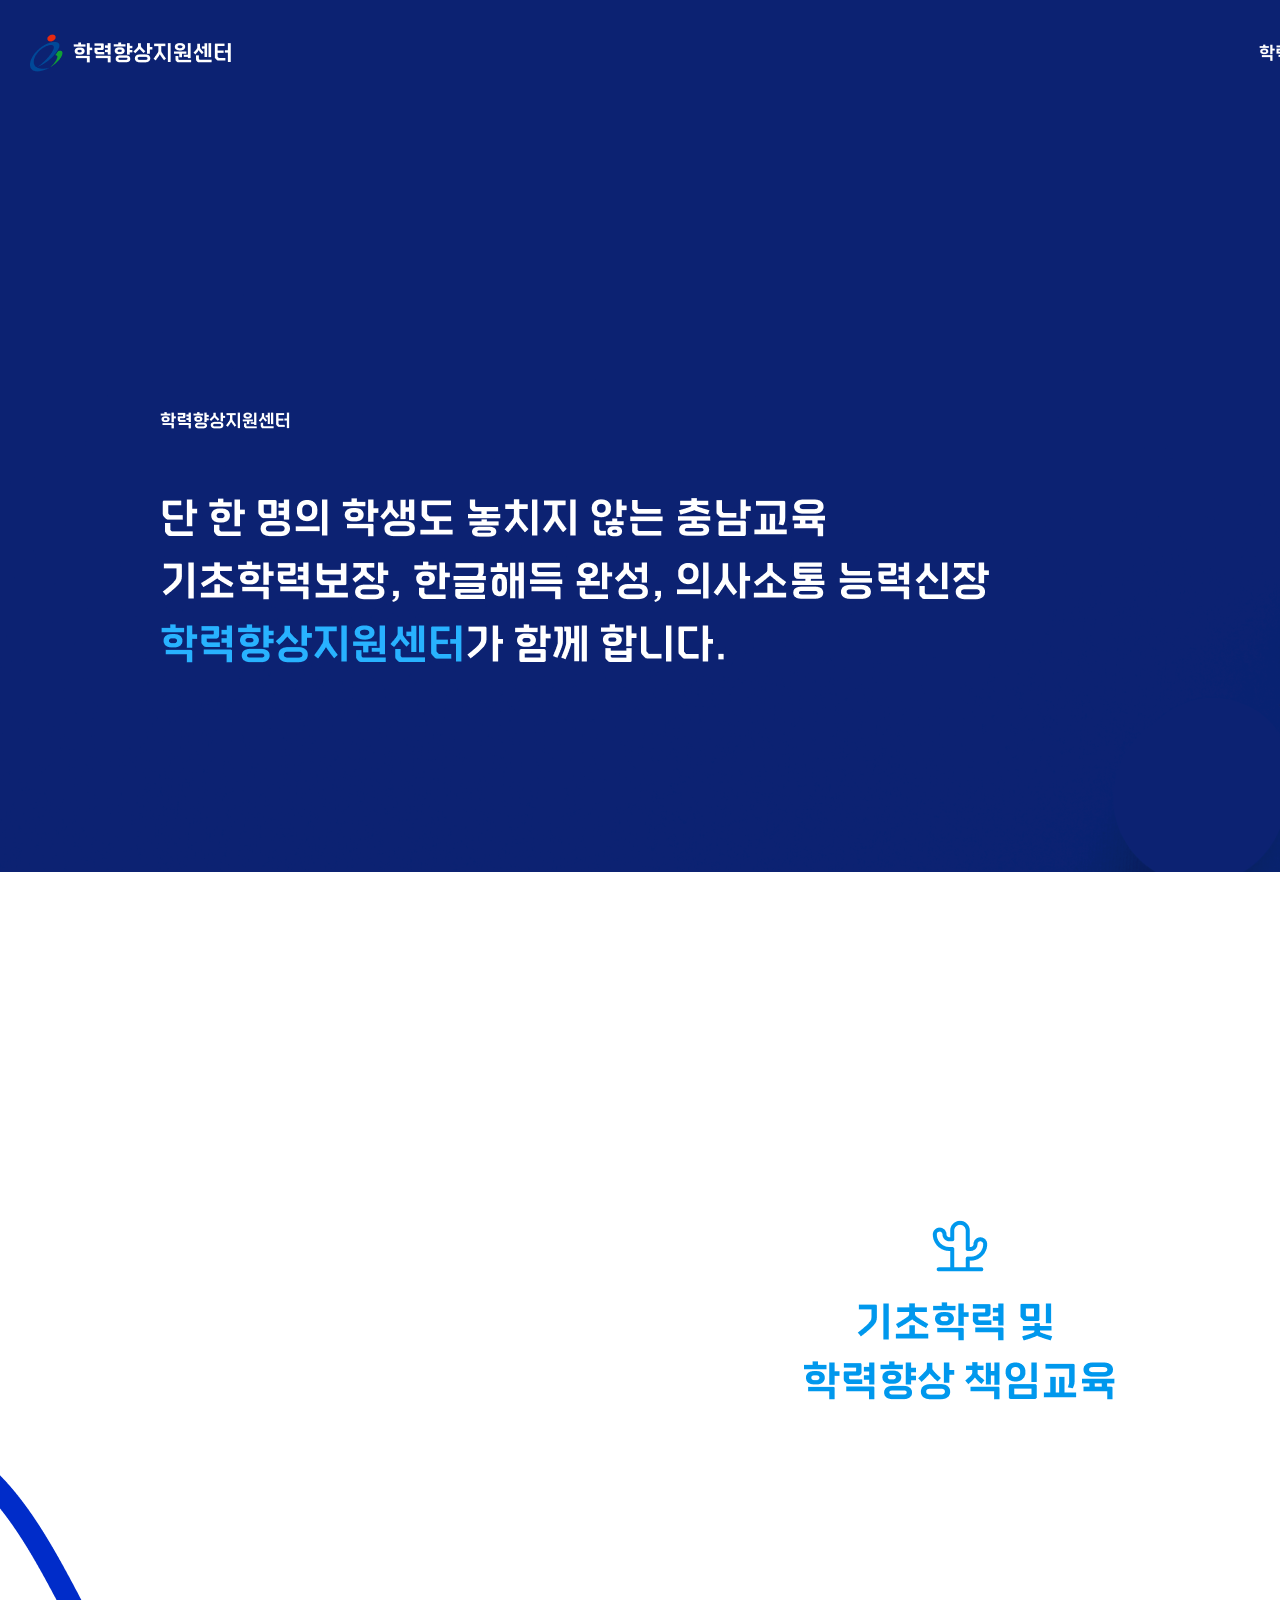
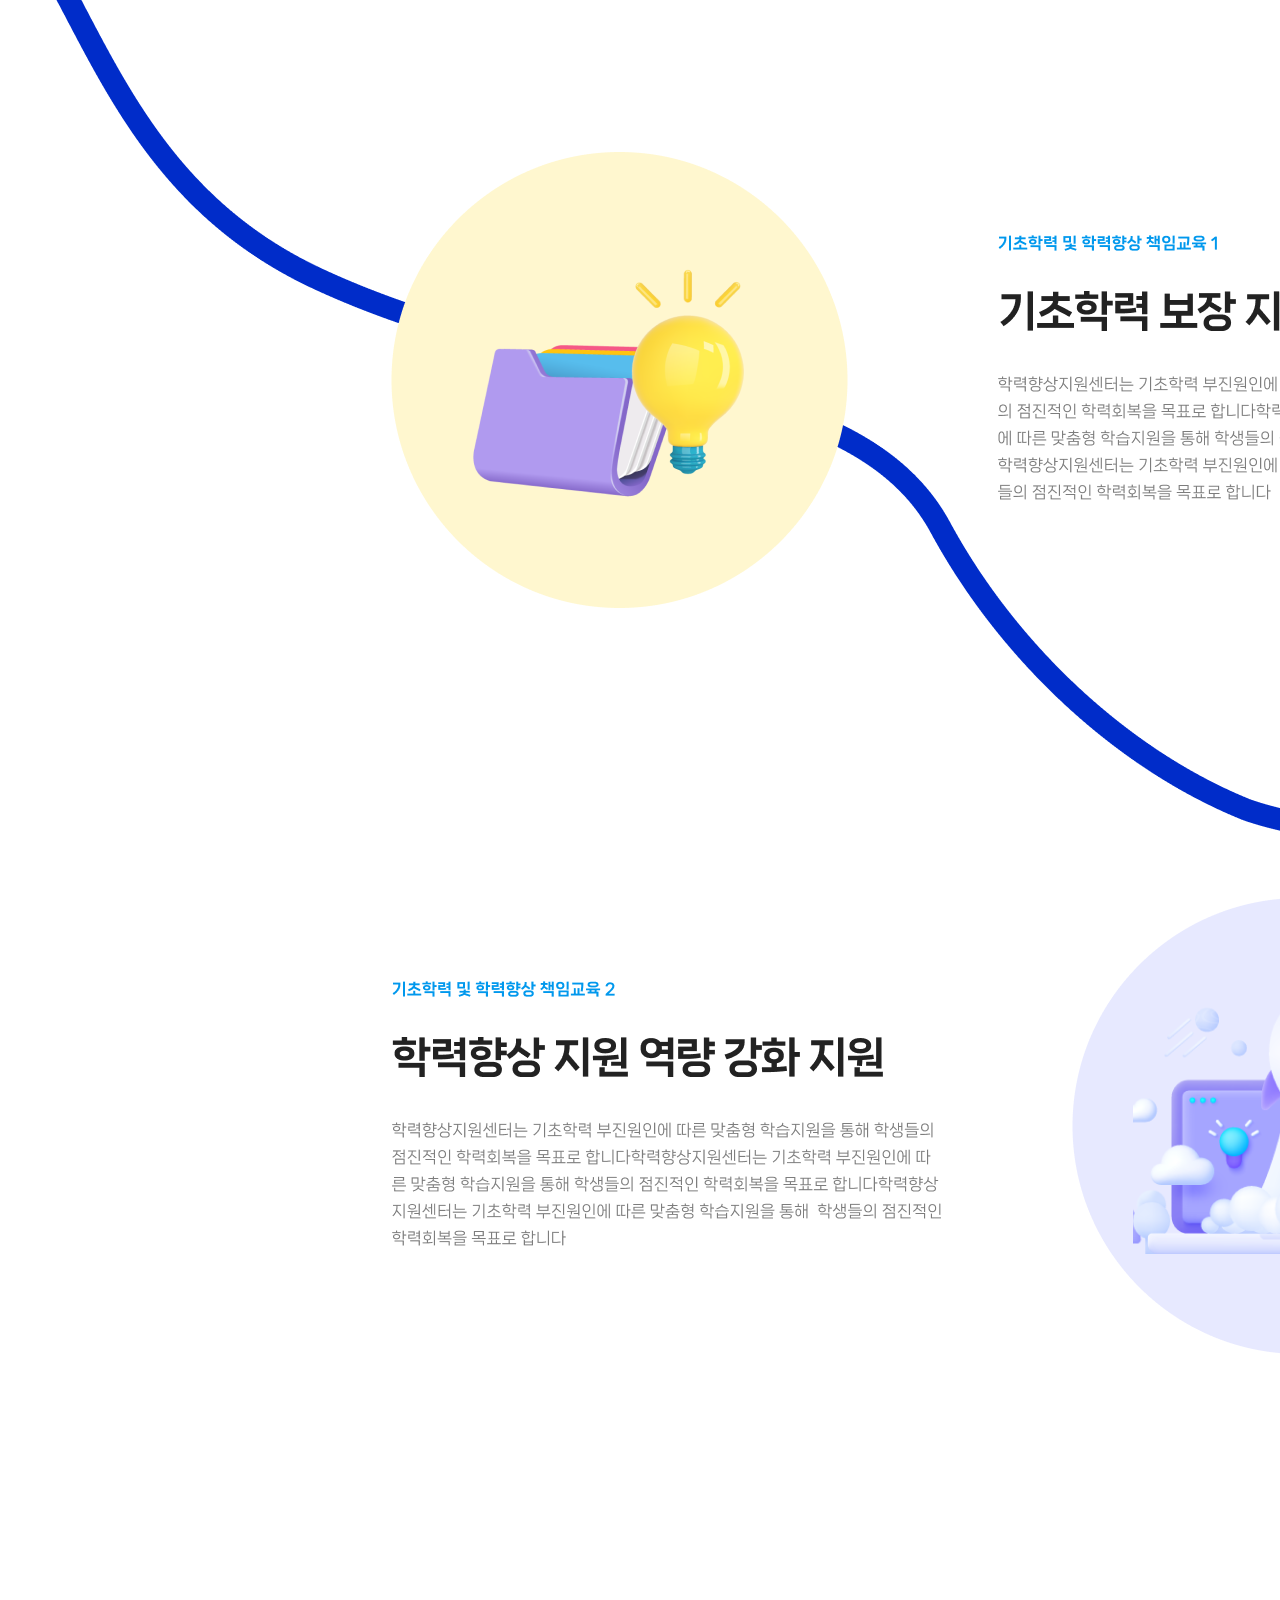
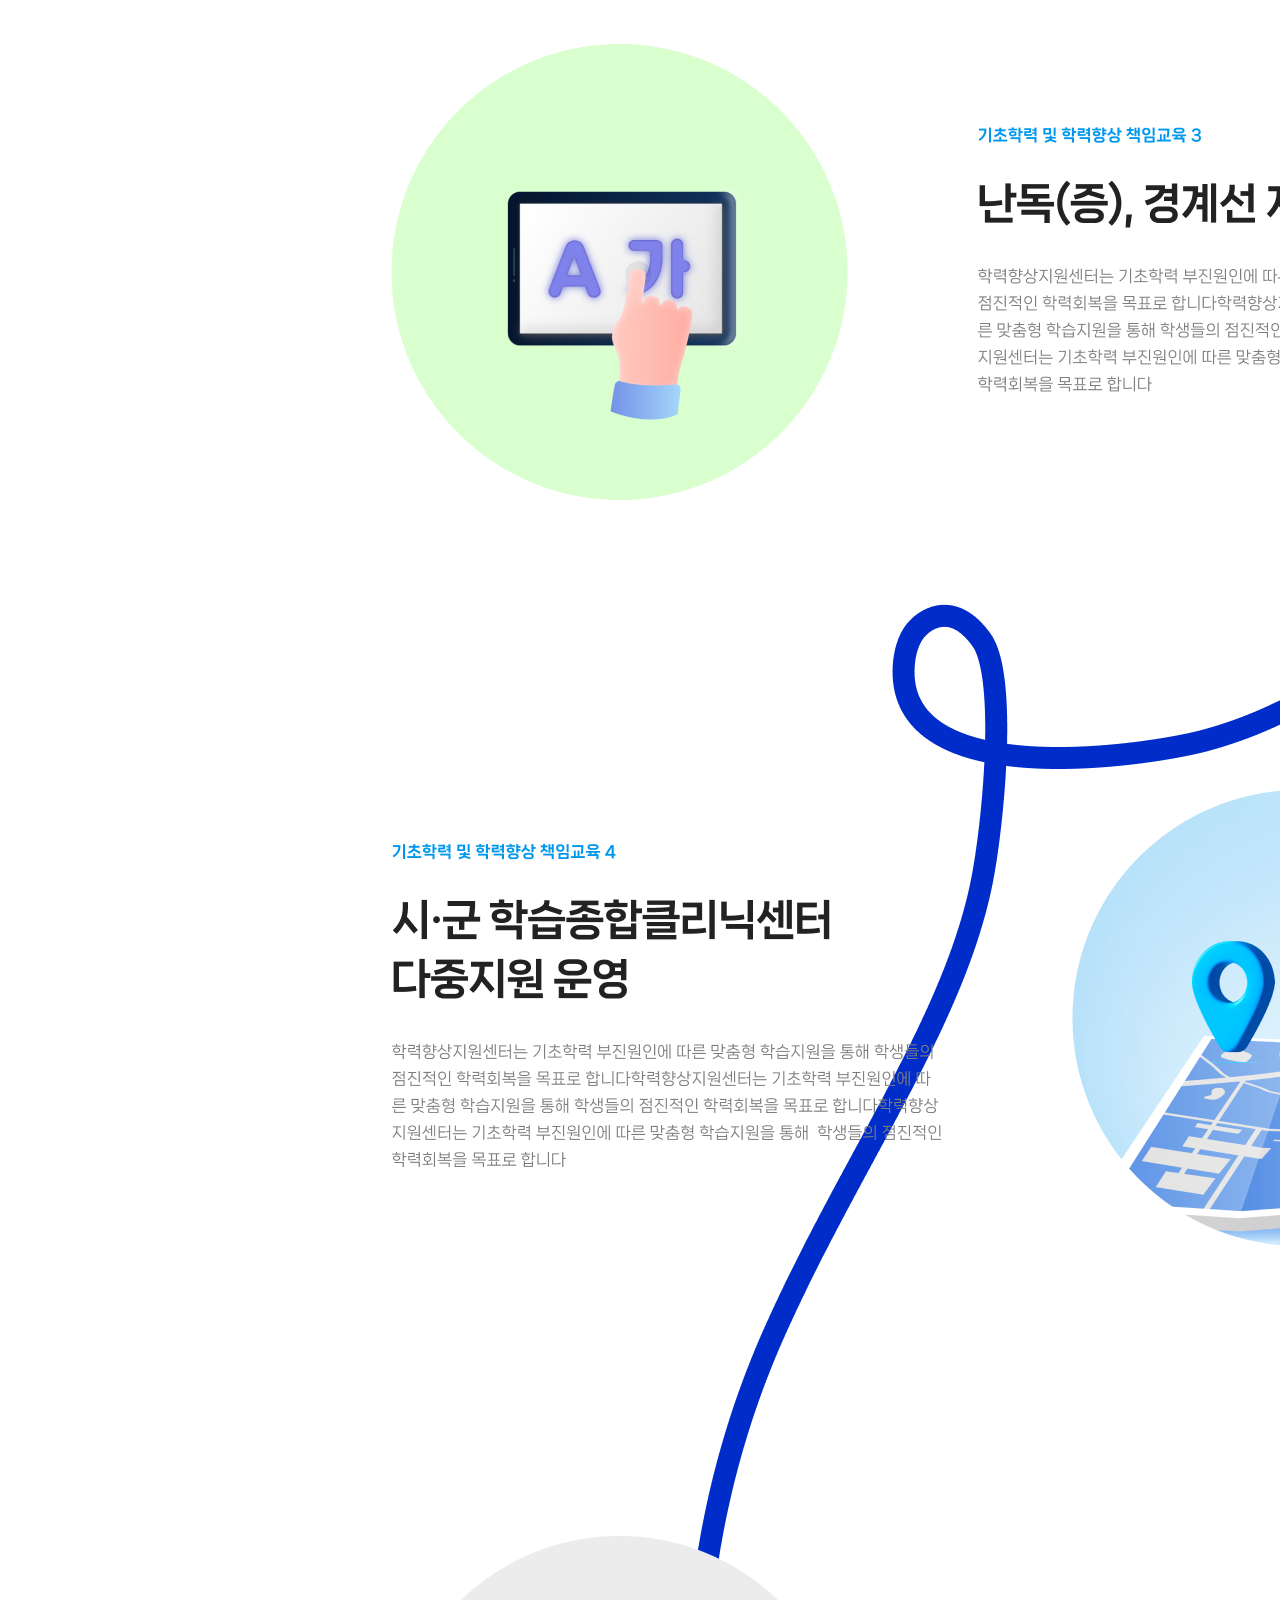
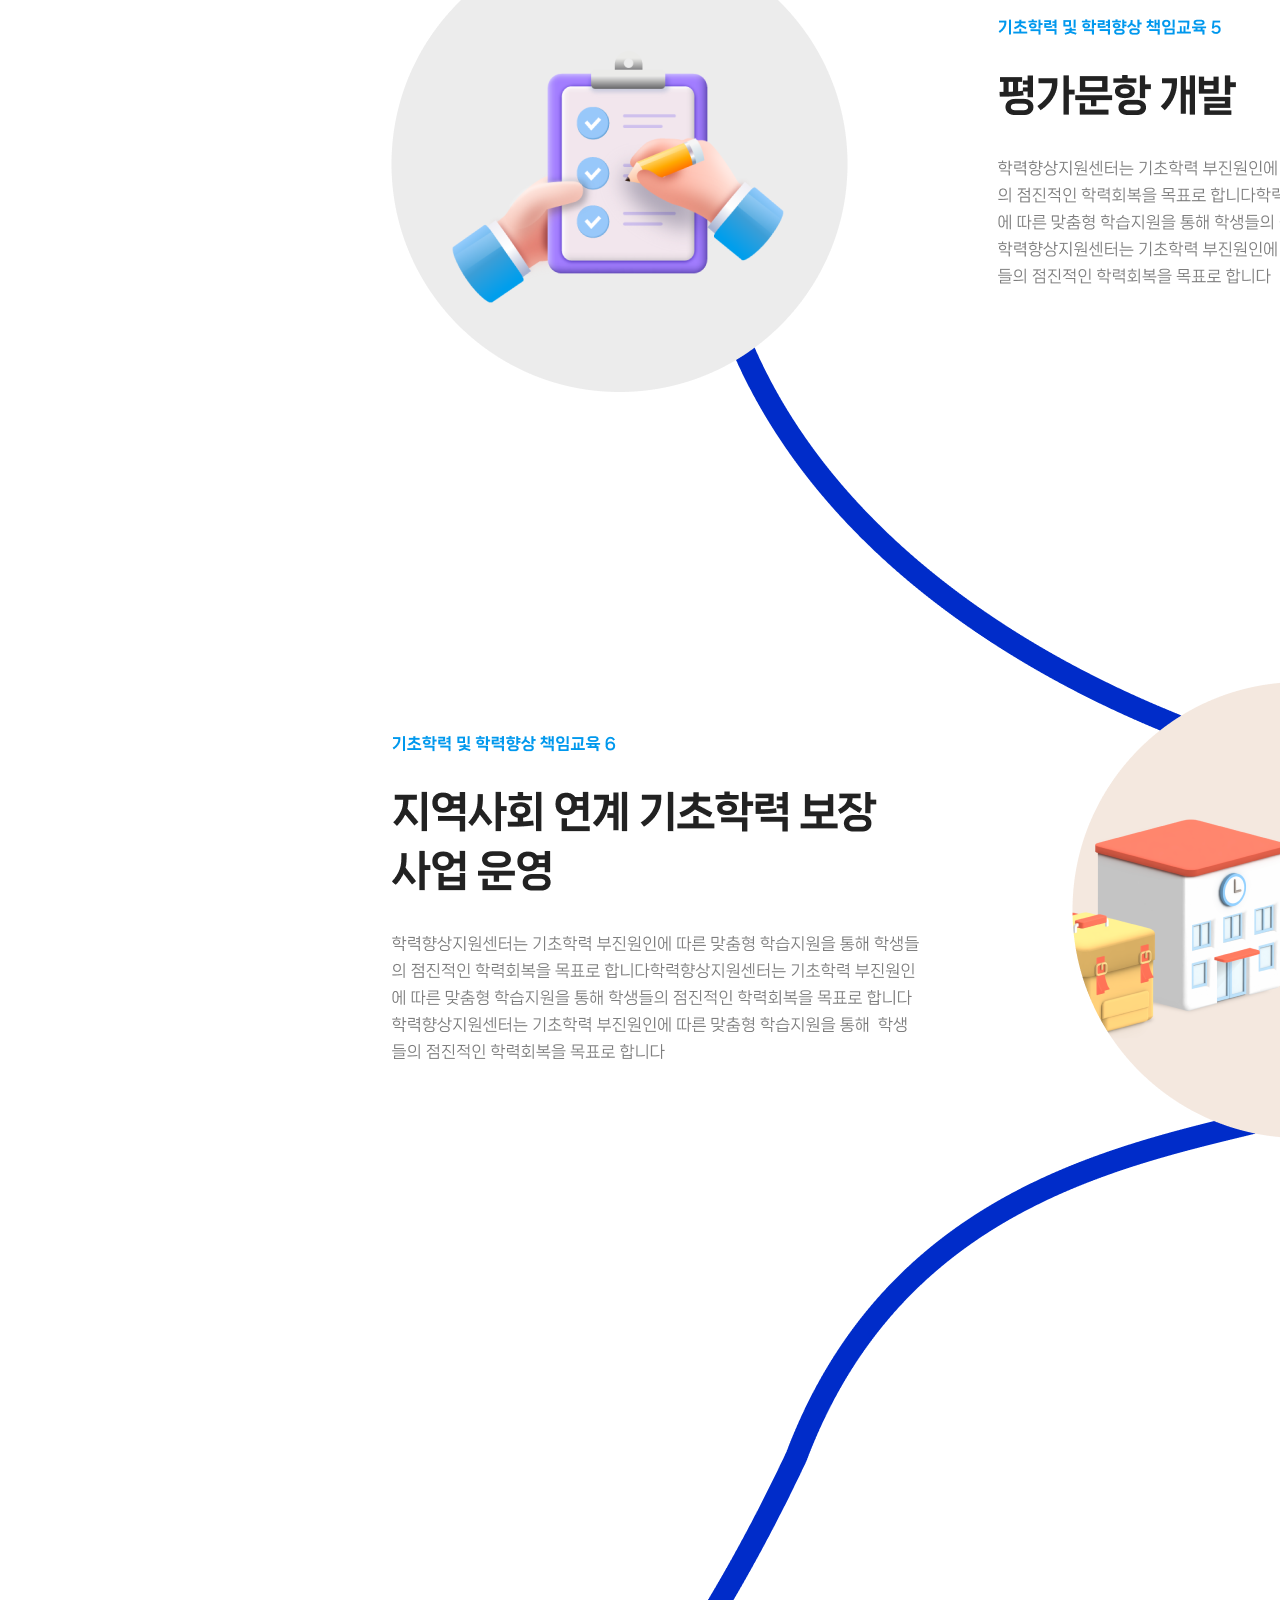
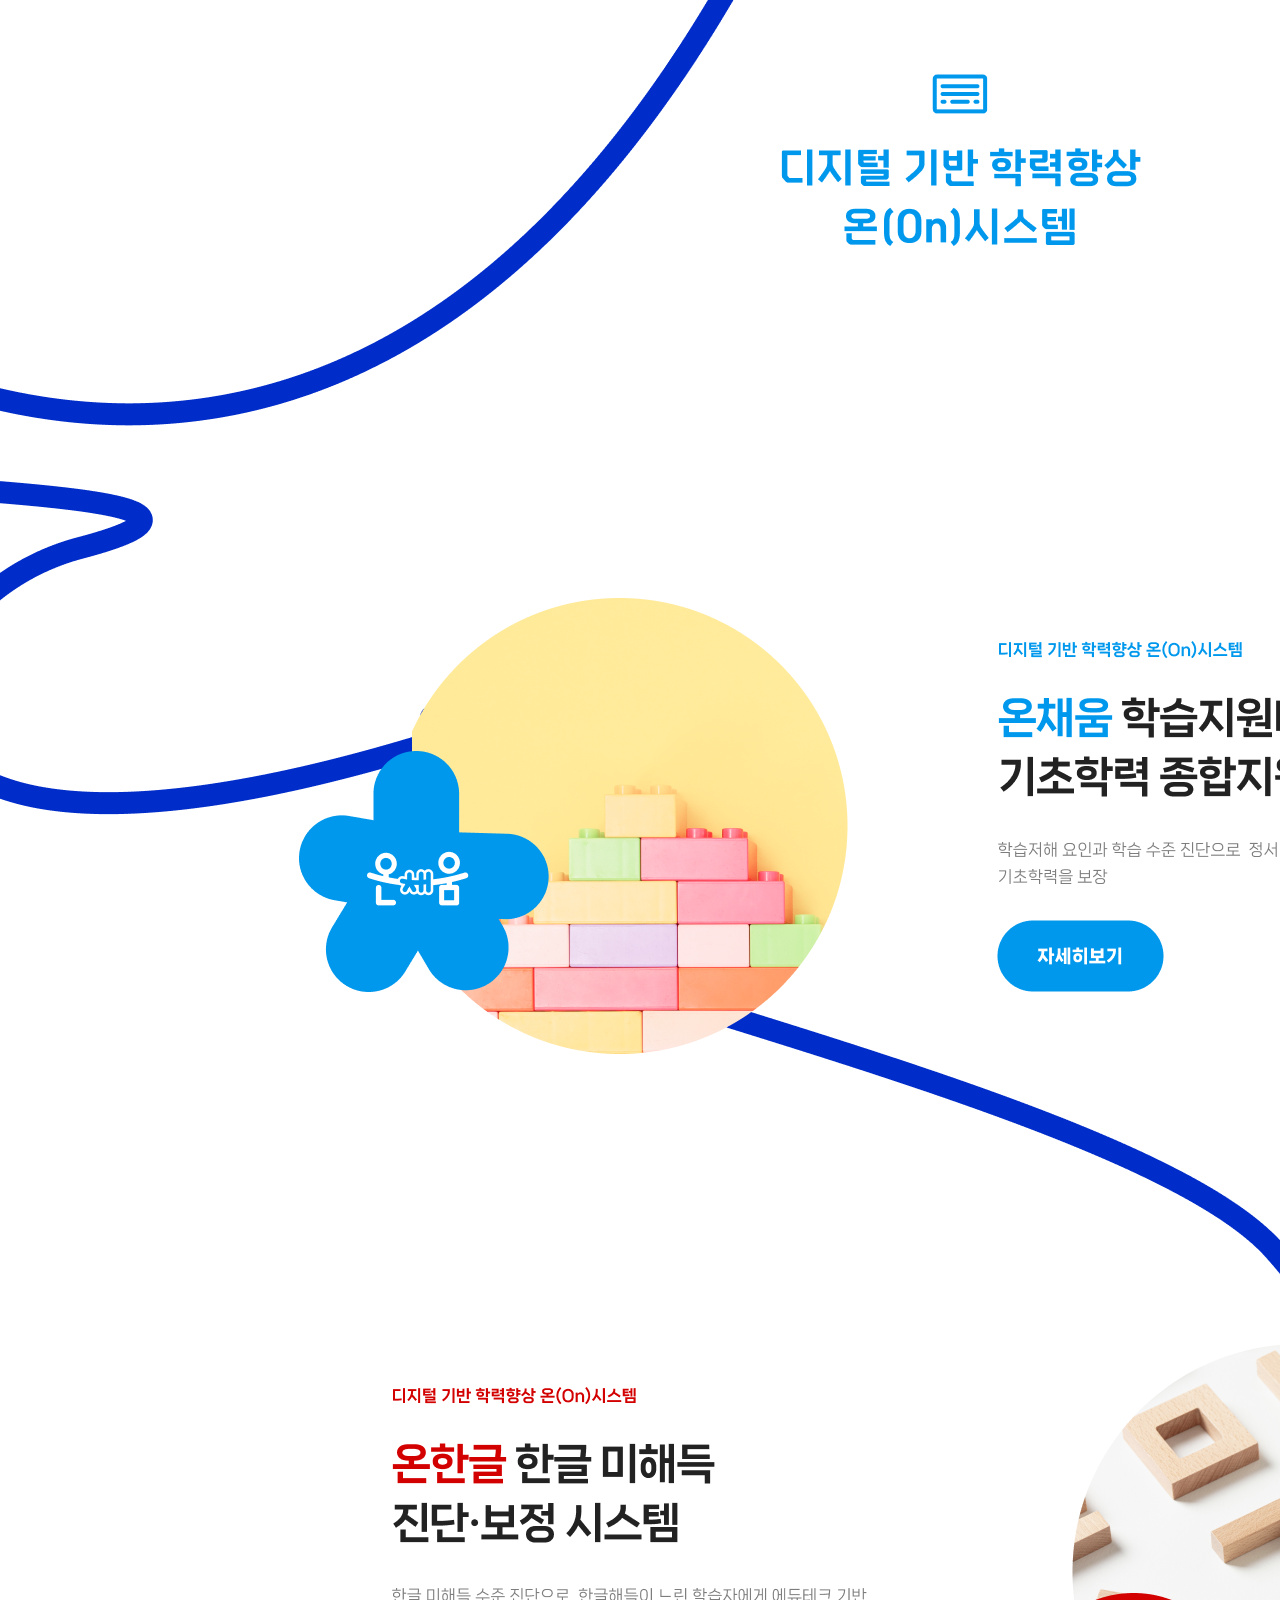
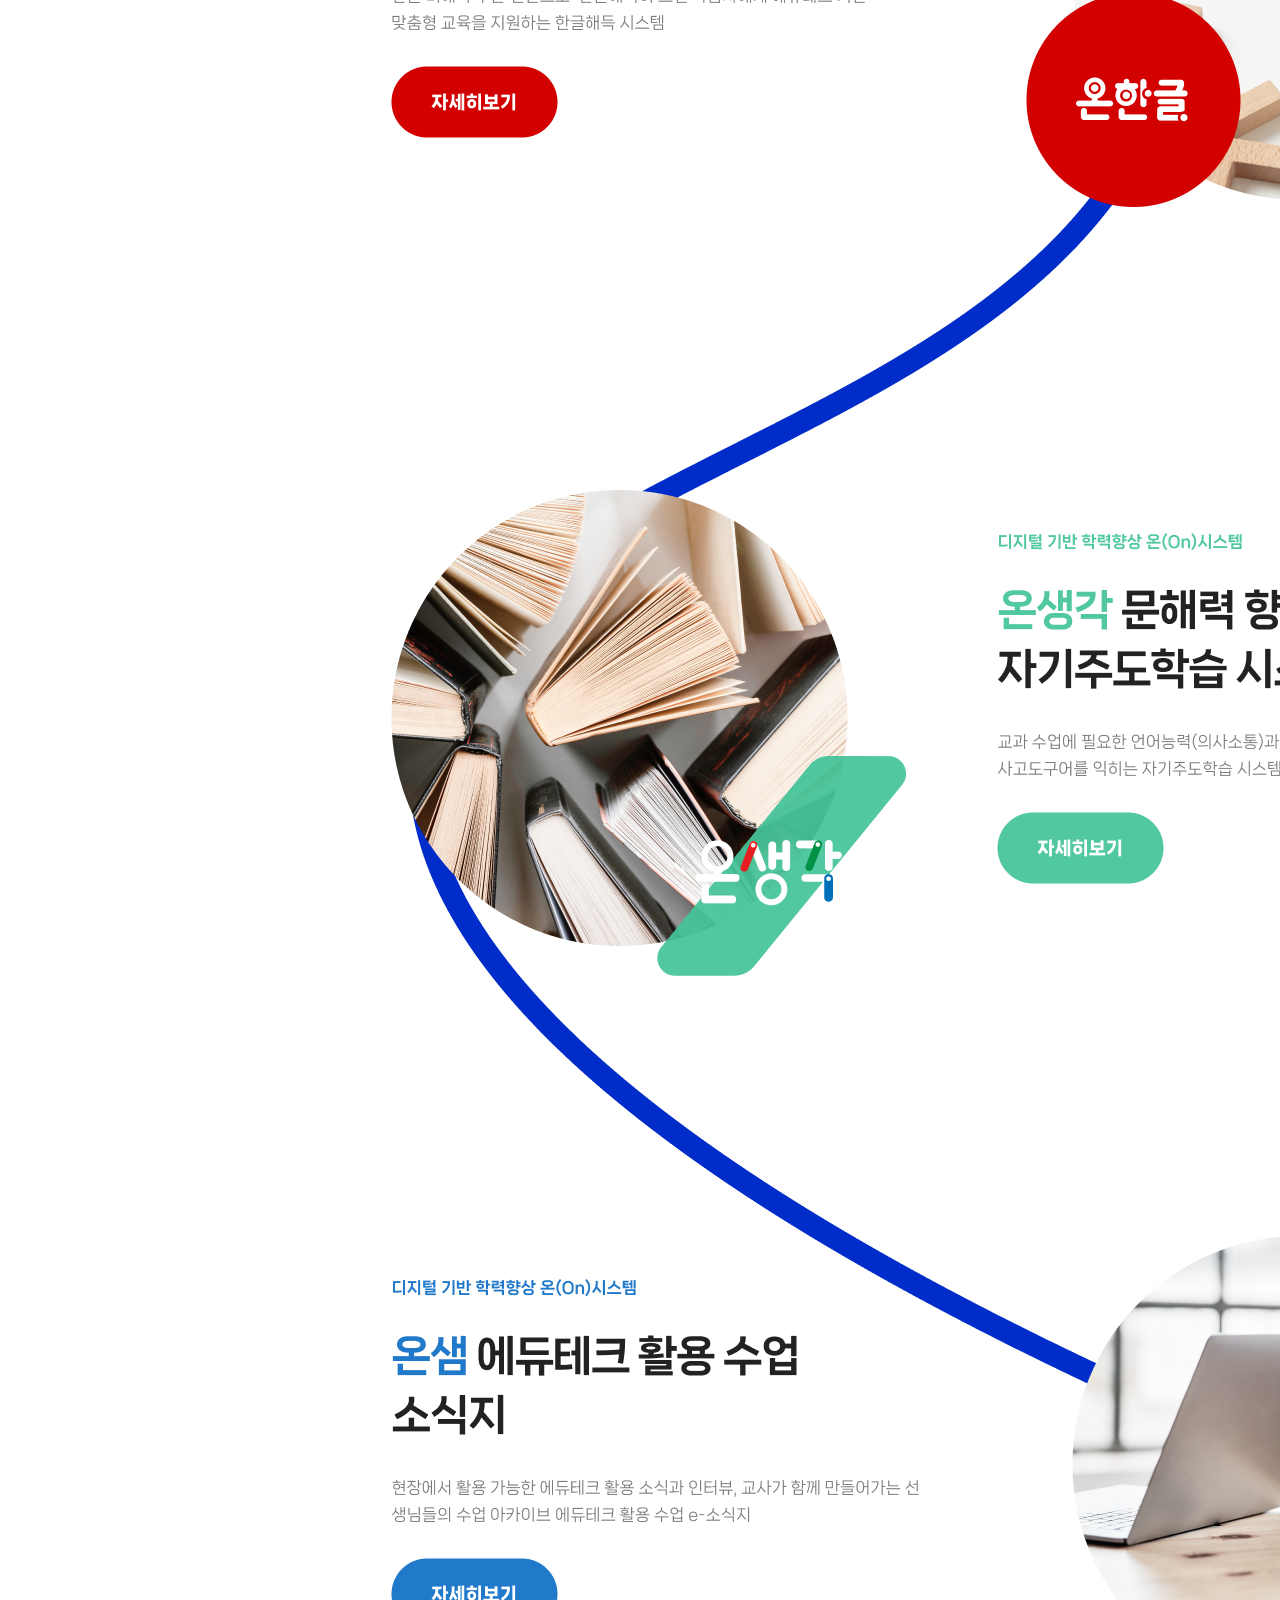
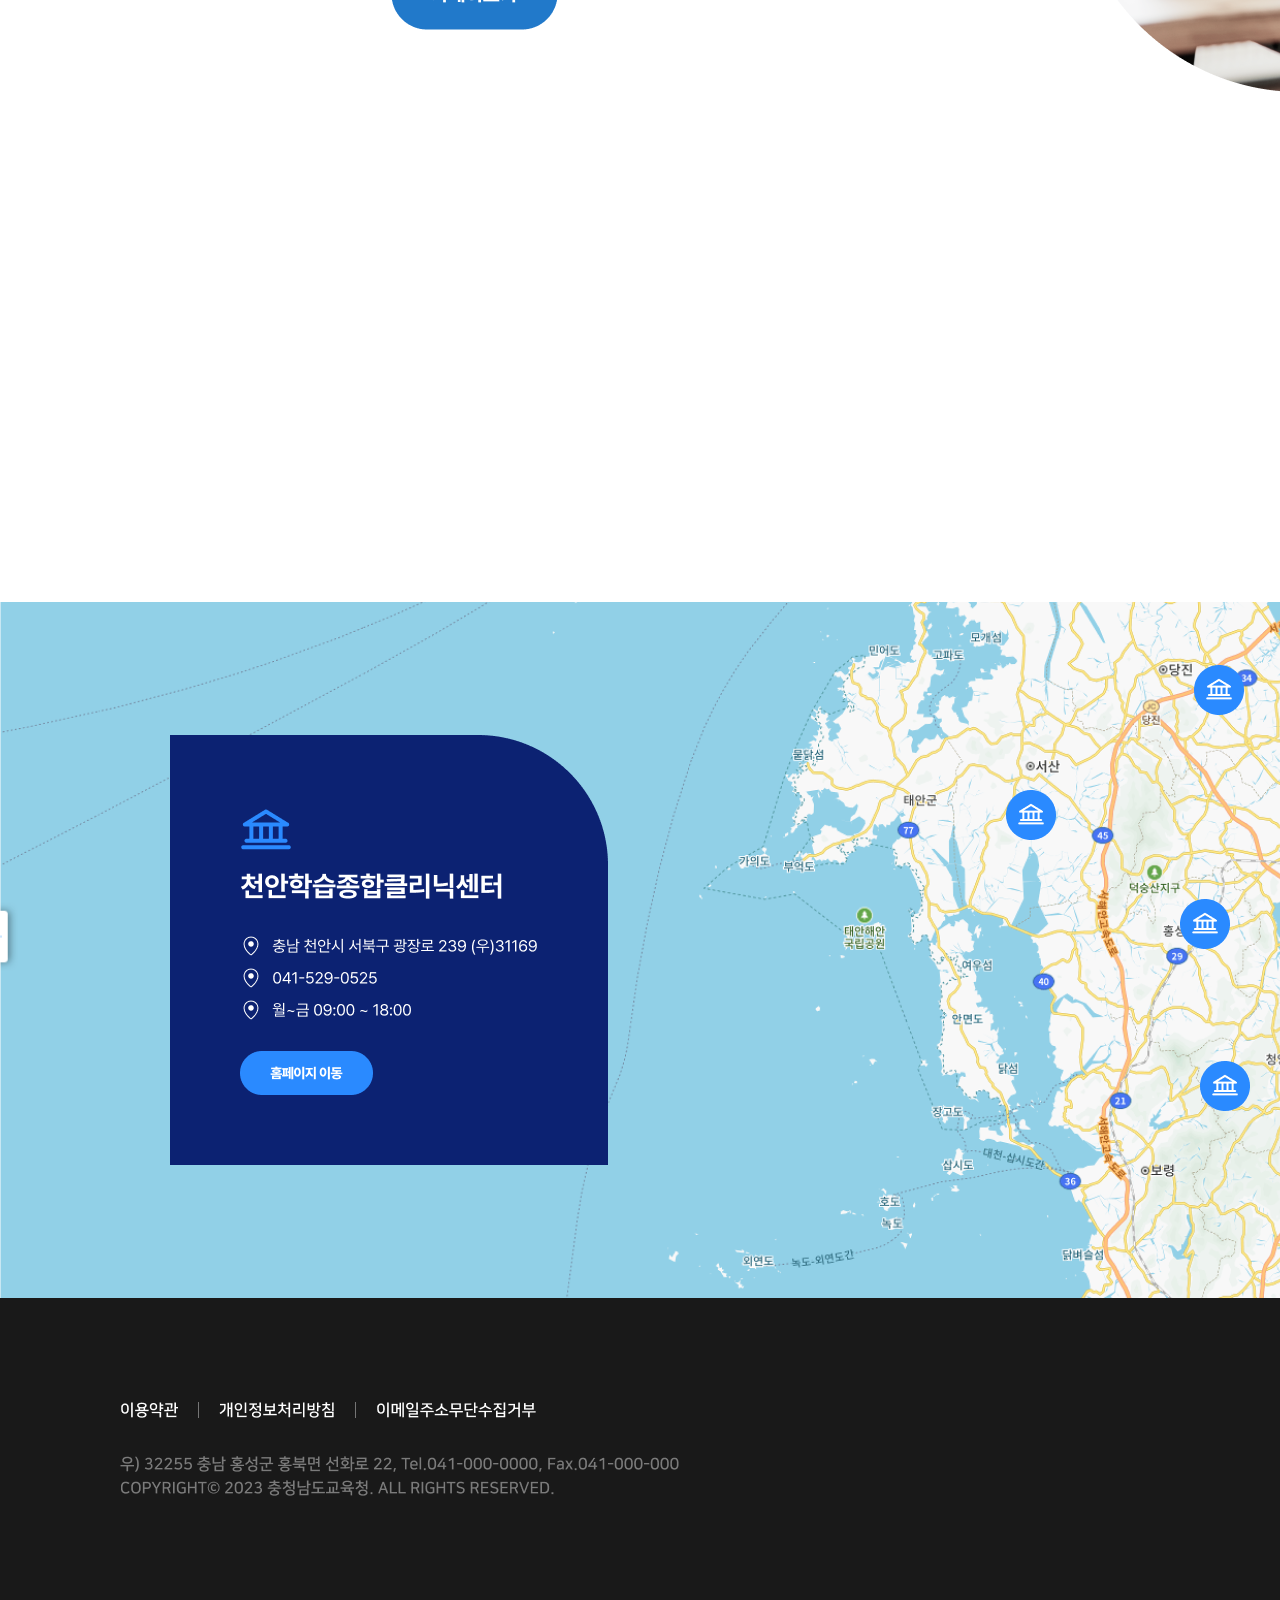
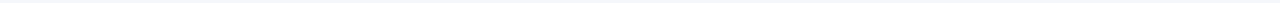
<file: sub1.html>
<!DOCTYPE html>
<html lang="ko">
<head>
    <meta charset="UTF-8">
    <meta http-equiv="X-UA-Compatible" content="IE=edge">
    <meta name="viewport" content="width=device-width, initial-scale=1.0">
    <title>sub_학력향상지원센터</title>

    <link rel="stylesheet" href="/css/common.css">
    <script type="text/javascript" src="/js/jquery-3.6.0.min.js"></script>
    <script type="text/javascript" src="/js/jquery-latest.min.js"></script>
    <script type="text/javascript" src="/js/include.js"></script>
</head>

<body>
<div class="wrap">
<img src="images/sub01.png" usemap="#image-map">

<map name="image-map">
    <area target="_parent" alt="intro" title="intro" href="index.html" coords="24,26,249,83" shape="rect">
</map>
</body>
</html>
</file>
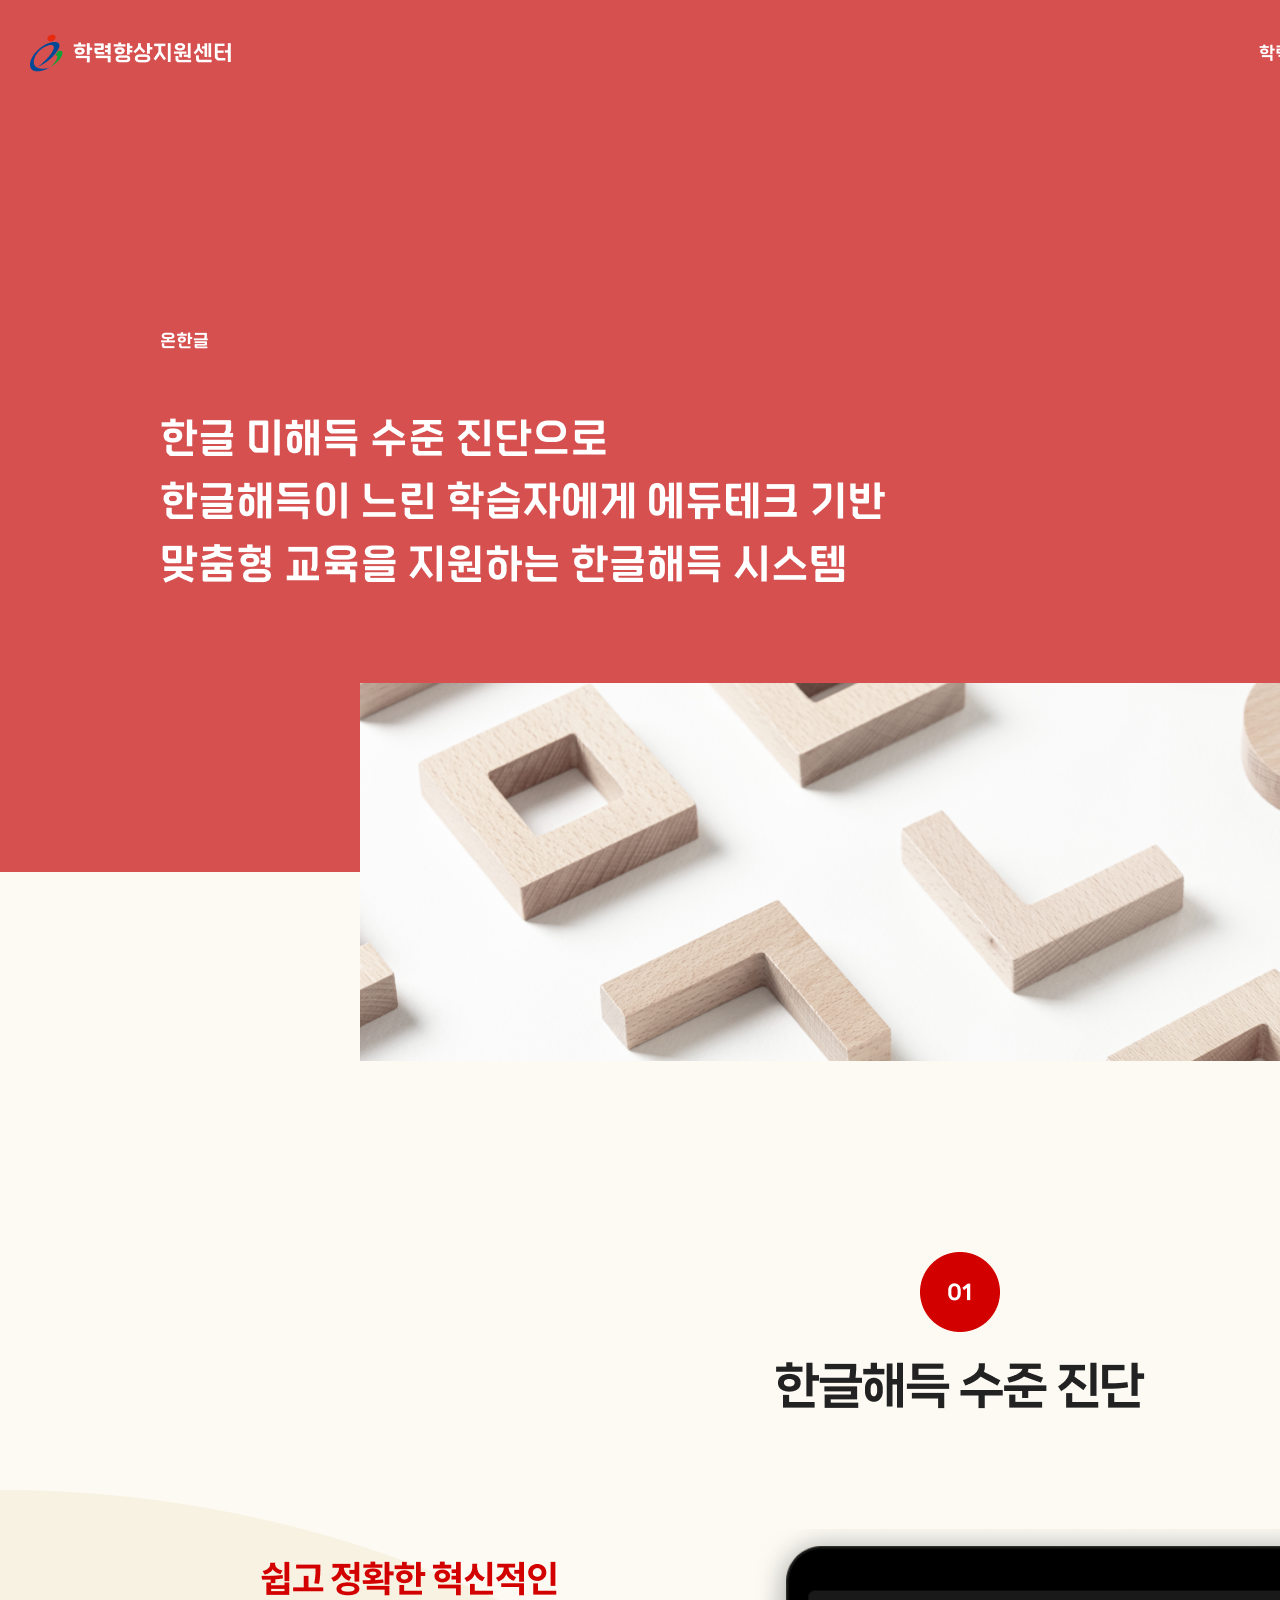
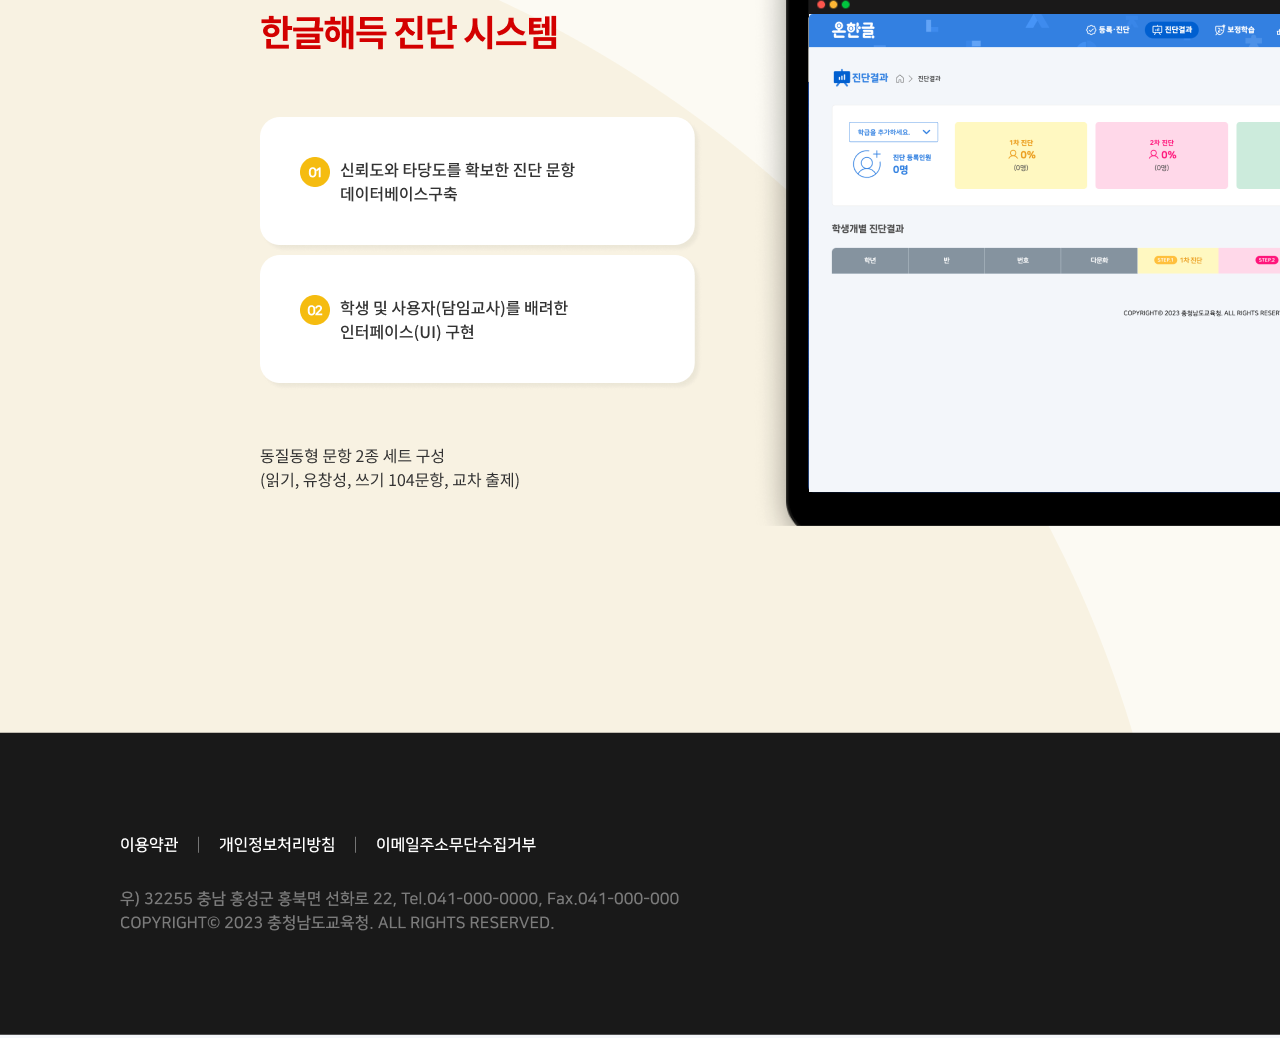
<file: sub3.html>
<!DOCTYPE html>
<html lang="ko">
<head>
    <meta charset="UTF-8">
    <meta http-equiv="X-UA-Compatible" content="IE=edge">
    <meta name="viewport" content="width=device-width, initial-scale=1.0">
    <title>sub_학력향상지원센터</title>

    <link rel="stylesheet" href="/css/common.css">
    <script type="text/javascript" src="/js/jquery-3.6.0.min.js"></script>
    <script type="text/javascript" src="/js/jquery-latest.min.js"></script>
    <script type="text/javascript" src="/js/include.js"></script>
</head>

<body>
<div class="wrap">
<img src="images/sub03.png" usemap="#image-map">

<map name="image-map">
    <area target="_parent" alt="intro" title="intro" href="index.html" coords="24,26,249,83" shape="rect">
    <area target="_parent" alt="s_학력향상지원센터" title="s_학력향상지원센터" href="sub1.html" coords="1245,26,1403,79" shape="0">
    <area target="_parent" alt="s_온한글" title="s_온한글" href="sub3.html" coords="1537,28,1627,79" shape="0">
    <area target="_parent" alt="s_온생각" title="s_온생각" href="sub4.html" coords="1644,27,1735,80" shape="0">
</map>
</body>
</html>
</file>
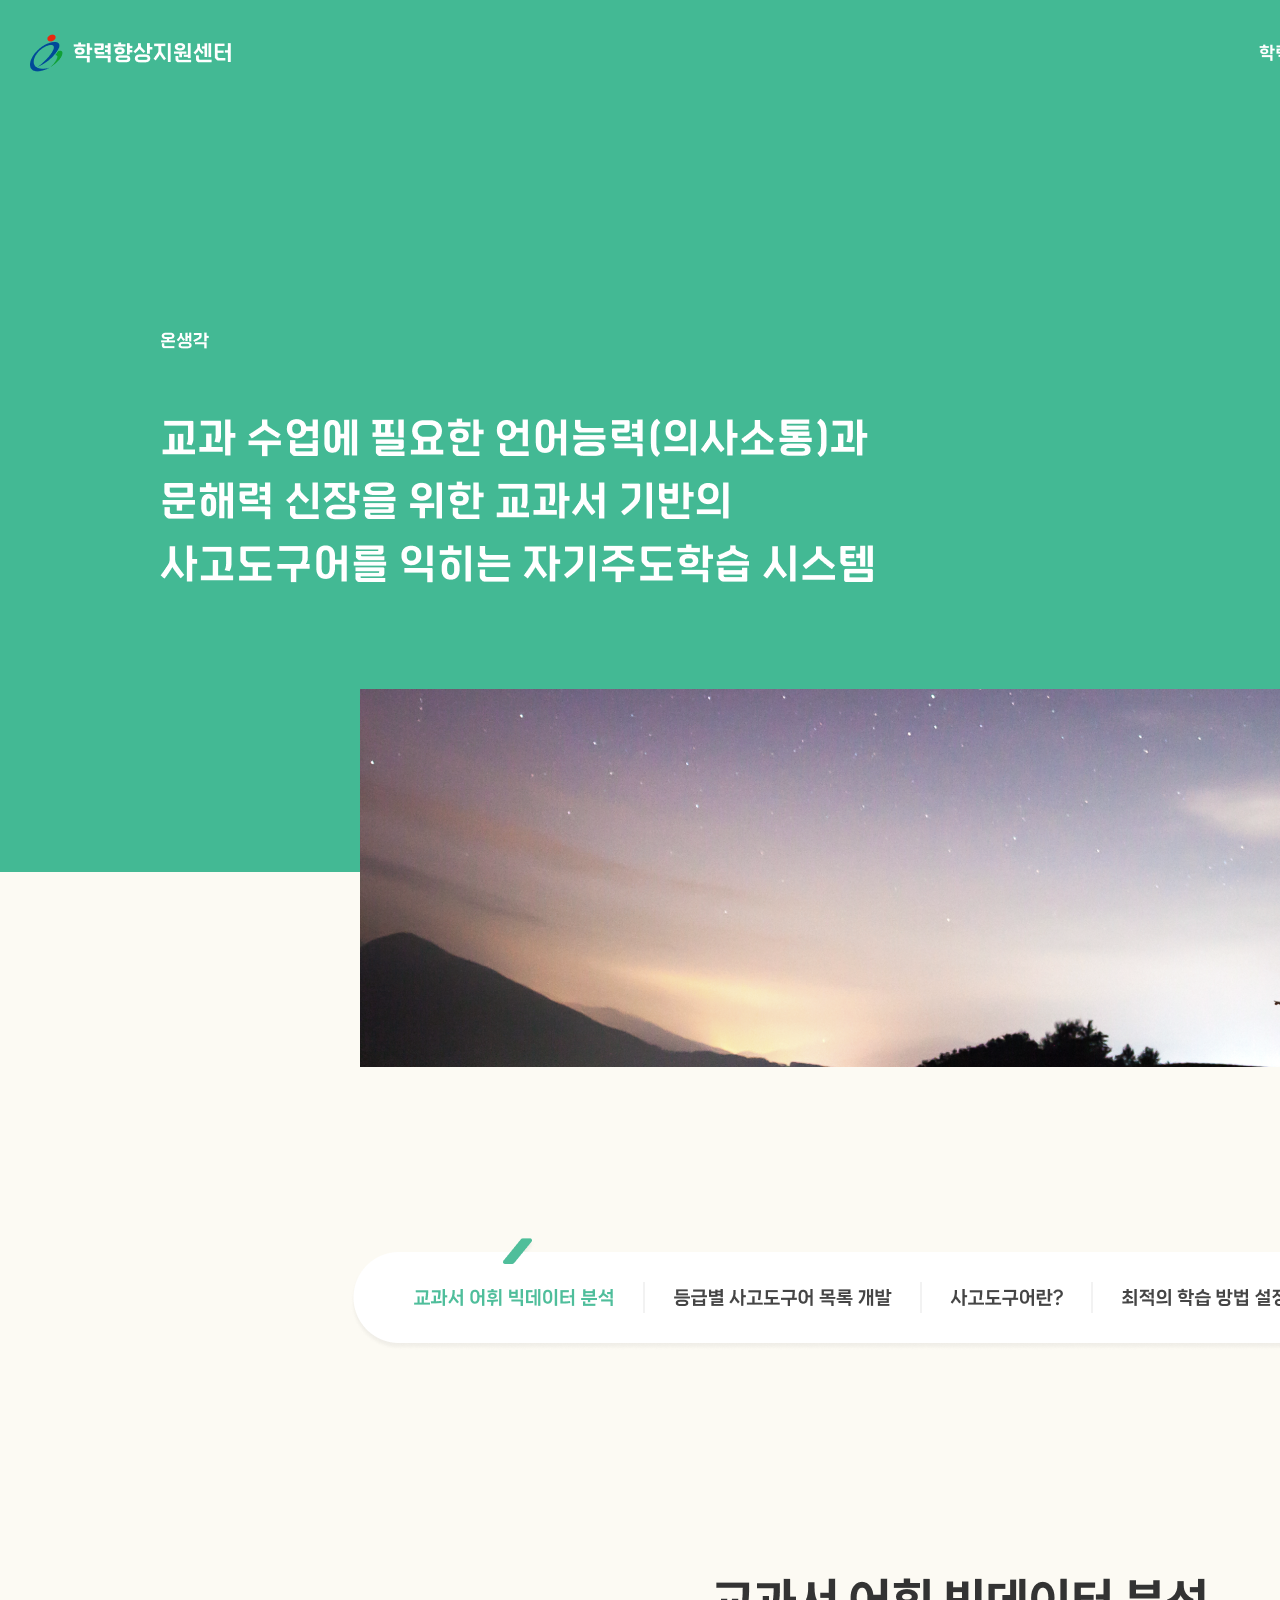
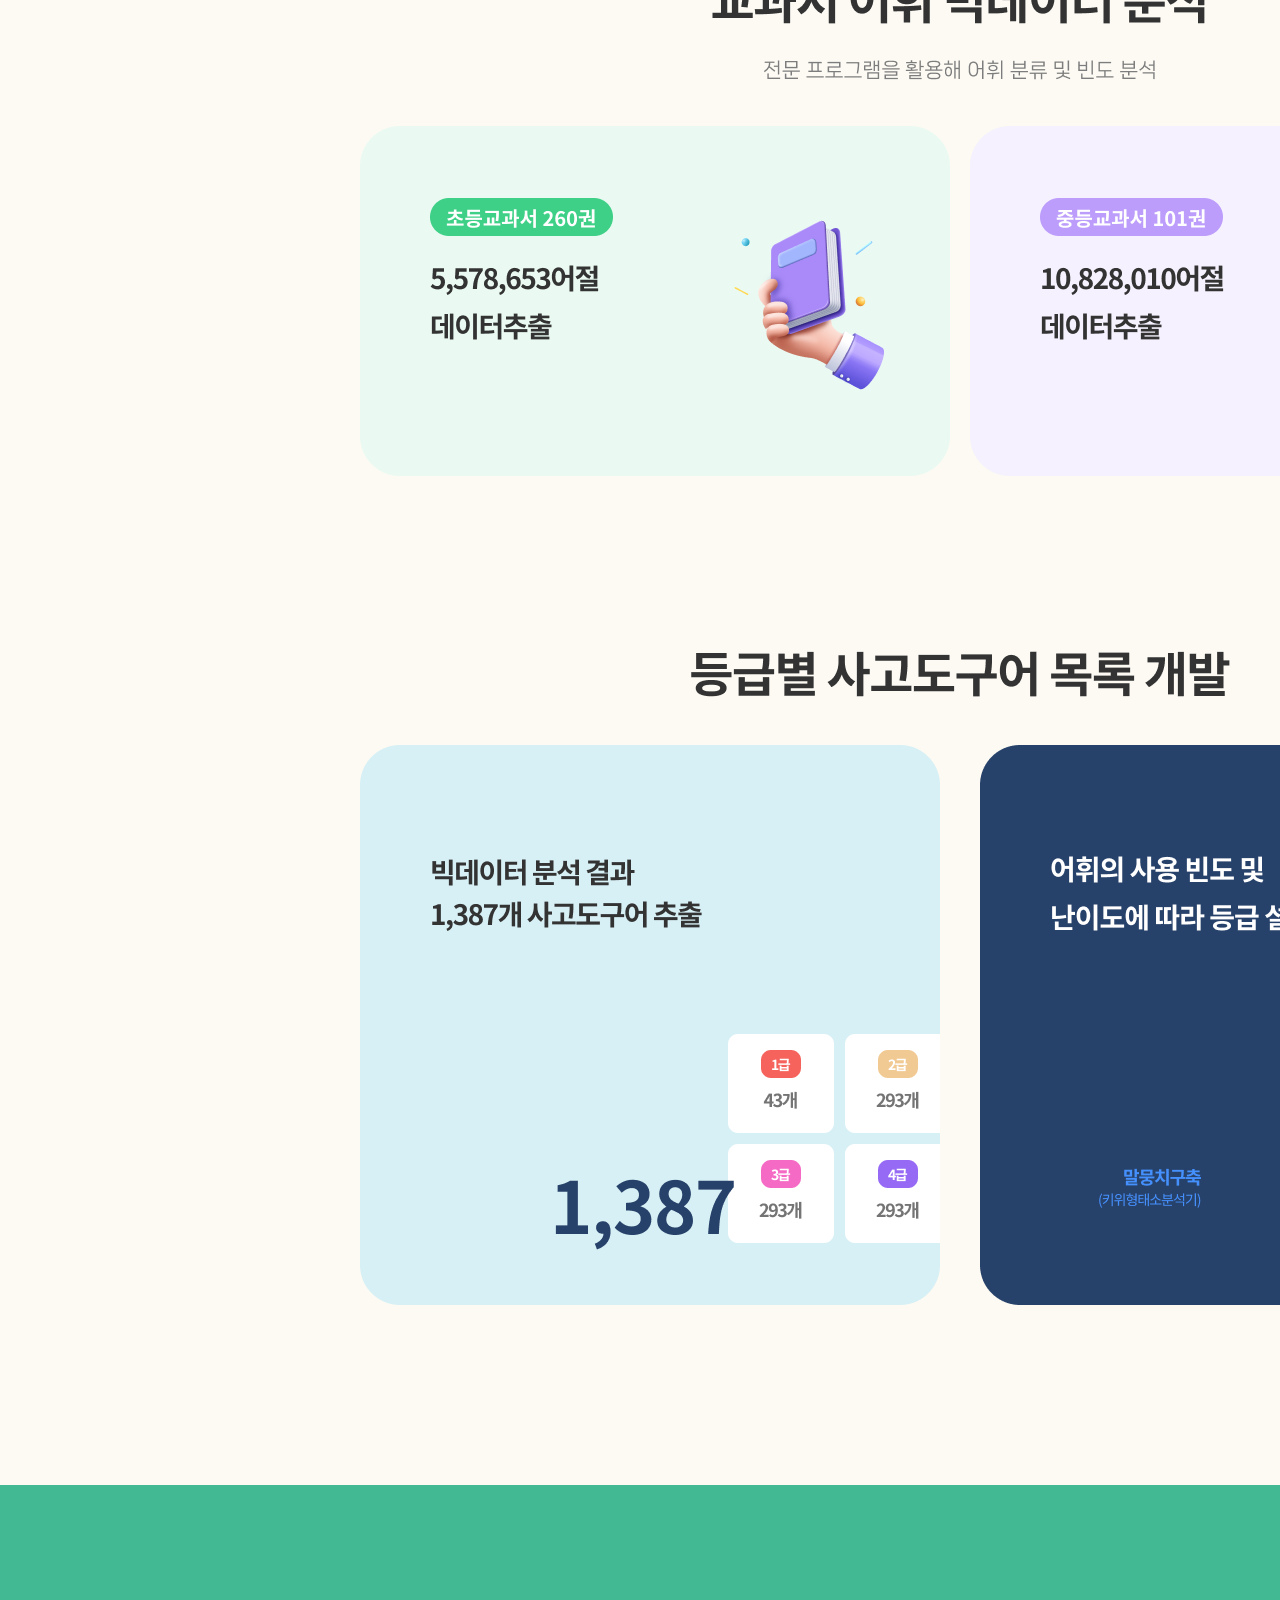
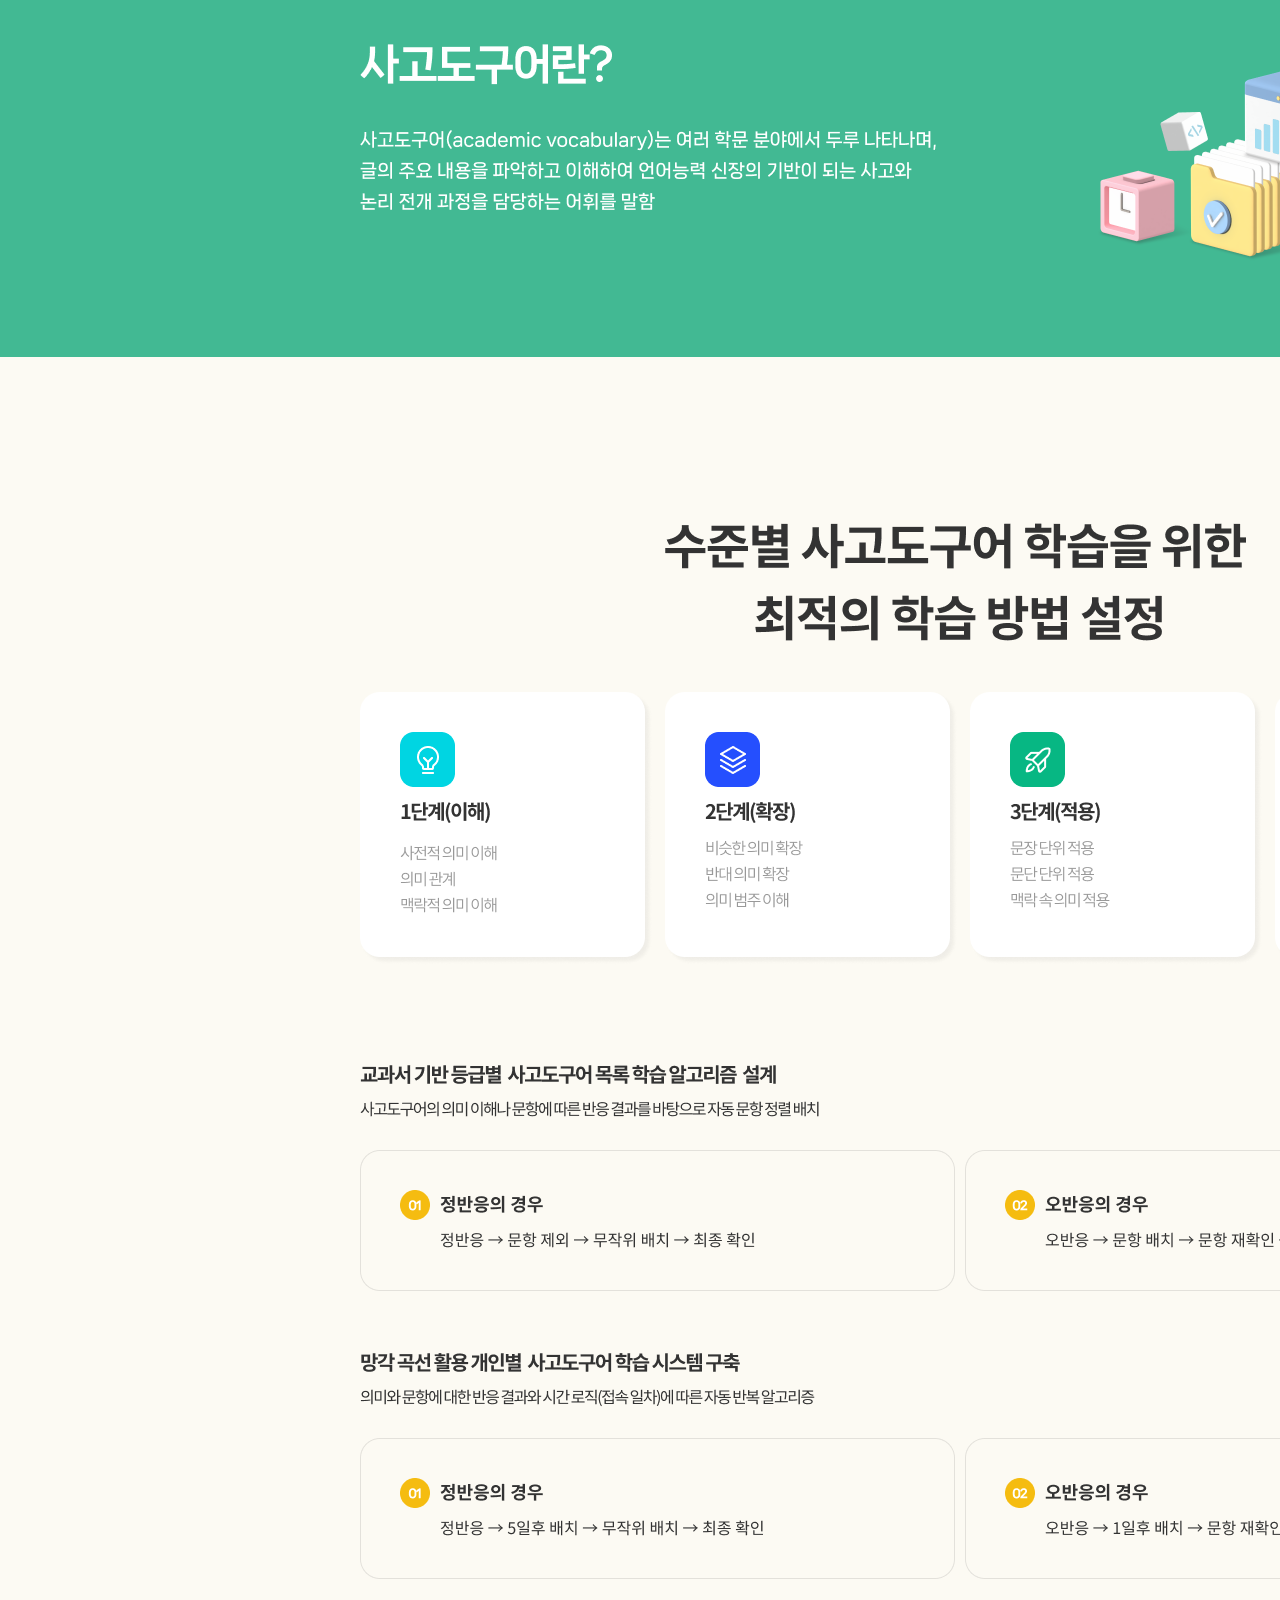
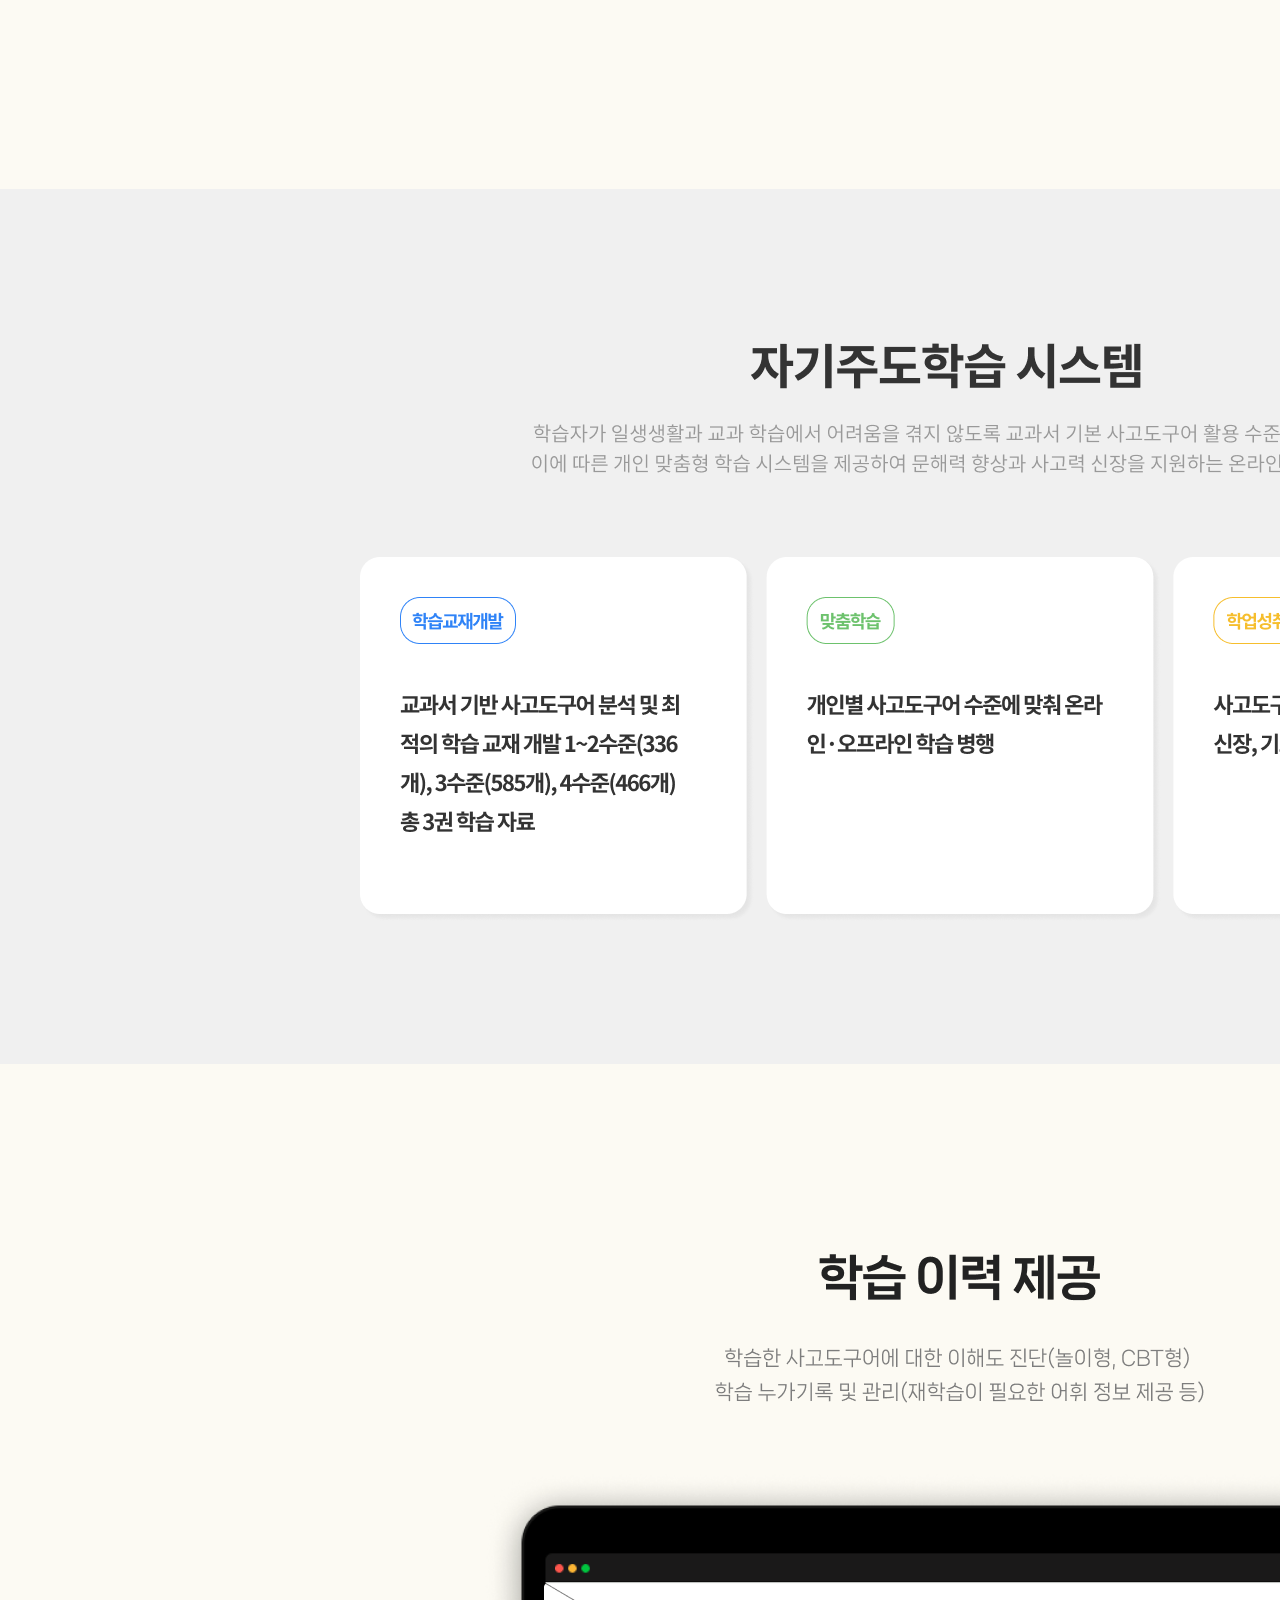
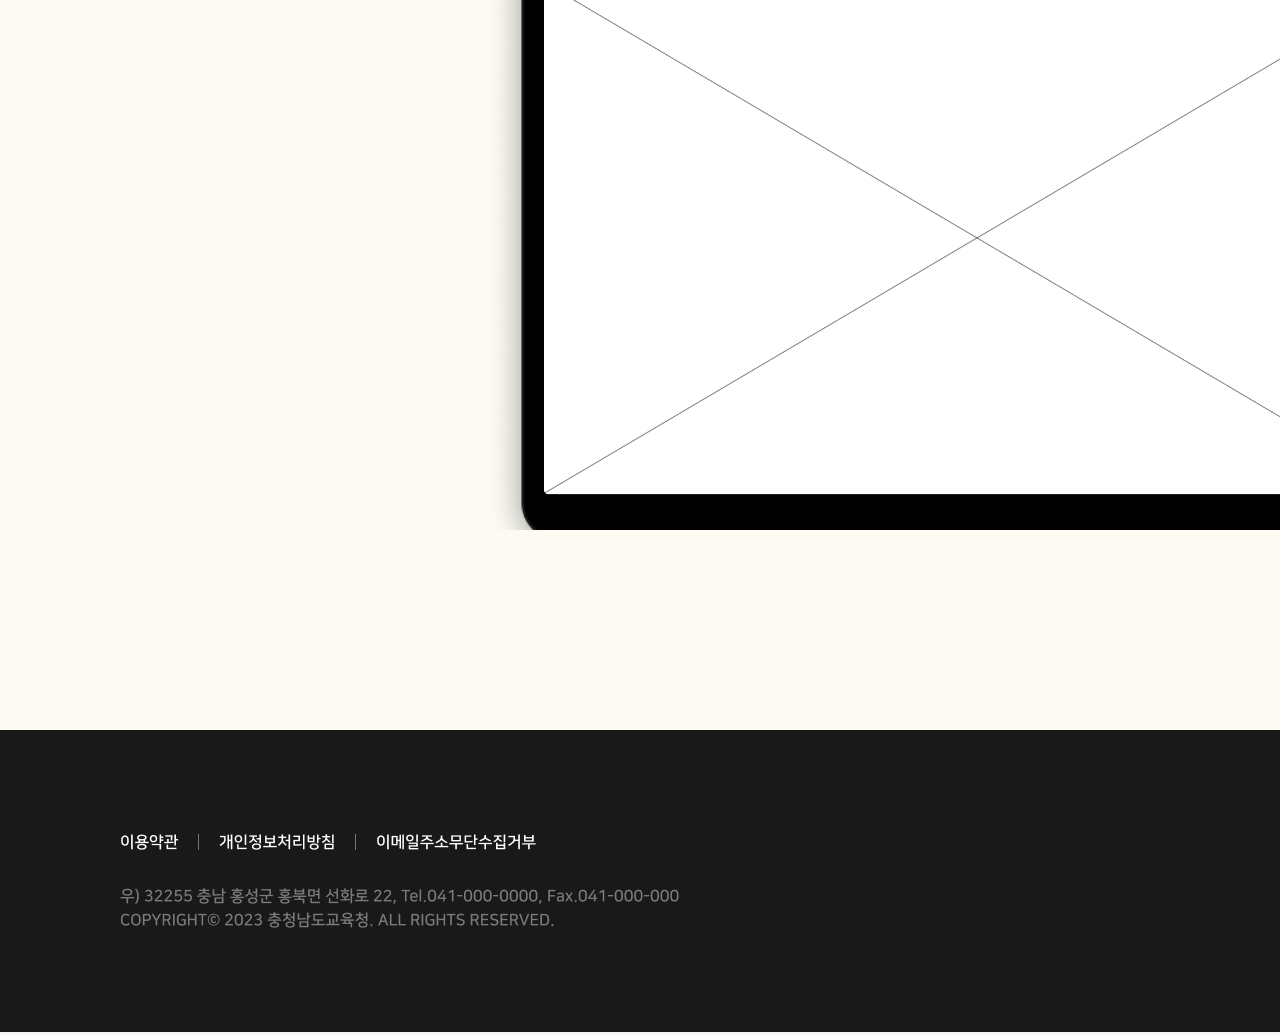
<file: sub4.html>
<!DOCTYPE html>
<html lang="ko">
<head>
    <meta charset="UTF-8">
    <meta http-equiv="X-UA-Compatible" content="IE=edge">
    <meta name="viewport" content="width=device-width, initial-scale=1.0">
    <title>sub_학력향상지원센터</title>

    <link rel="stylesheet" href="/css/common.css">
    <script type="text/javascript" src="/js/jquery-3.6.0.min.js"></script>
    <script type="text/javascript" src="/js/jquery-latest.min.js"></script>
    <script type="text/javascript" src="/js/include.js"></script>
</head>

<body>
<div class="wrap">
<img src="images/sub04.png" usemap="#image-map">

<map name="image-map">
    <area target="_parent" alt="intro" title="intro" href="index.html" coords="24,26,249,83" shape="rect">
    <area target="_parent" alt="s_학력향상지원센터" title="s_학력향상지원센터" href="sub1.html" coords="1245,26,1403,79" shape="0">
    <area target="_parent" alt="s_온한글" title="s_온한글" href="sub3.html" coords="1537,28,1627,79" shape="0">
    <area target="_parent" alt="s_온생각" title="s_온생각" href="sub4.html" coords="1644,27,1735,80" shape="0">
</map>
</body>
</html>
</file>
<file: css/common.css>
@charset "UTF-8";
@import url(_variables.css);
@import url(_reset.css);
@import url(_font.css);
@import url(_button.css);

* {box-sizing: border-box;}
html, body {margin: 0; padding: 0;font-size:16px; color:var(--c_gray70);background:var(--bg_body);}

/* screen reader only*/
.sr-only {overflow: hidden;position: absolute;border: 0;width: 1px;height: 1px;clip: rect(1px, 1px, 1px, 1px);clip-path: inset(50%);}

/* display */
.dis_block{display:block!important}
.dis_flex{display:flex!important}
.dis_inblock{display:inline-block!important}
.dis_inflex{display:inline-flex!important}


/* align */
.flex-col{flex-direction:column;}
.flex-row{flex-direction:row;}
.fx_align_c{align-items:center!important}
.fx_align_l{align-items:flex-start!important}
.fx_align_r{align-items:flex-end!important}
.fx_valign_c{justify-content:center!important}
.fx_valign_l{justify-content:flex-start!important}
.fx_valign_r{justify-content:flex-end!important}
.fx_valign_bw{justify-content:space-between!important}

/* gap */
.gap0{gap:0!important}
.gap10{gap:10px!important}
.gap20{gap:20px!important}

/* BUTTON  - _button.css */
a {text-decoration: none;color: #333;}
button {border: 0; background: none; cursor: pointer;}

/* tab 버튼*/
.bn_tab {padding: 16px 20px; font-weight: 800; font-size: 1.6rem;}
.bn_tab.on {display: flex; gap: 5px; background: var(--c_blue_1);}
.bn_tab.on::after {content:"";display:block;width: 16px;height: 16px;background:url(../images/common/arrow_under_blue.svg) no-repeat;}

/* 팝업 닫기버튼 */
.bn_close {width:7.2rem;height:7.2rem;border-radius:20rem;background:#F6F6F6 url(../images/common/ico_close_b.svg) no-repeat 50% 50%;}
.bn_close.bk {background:#333 url(../images/common/ico_close_w.svg) no-repeat 50% 50%; transition: var(--ani_time);}
.bn_close.bk:hover {background-color: #444;}

/* 프린트/저장버튼그룹 */
.etcwrap{display:flex;gap:2rem;justify-content: flex-end;}
.etcwrap button{display:flex;align-items:center;gap:.5rem;color:#545454}
.etcwrap button::before{content:"";display:block;width:2rem;height:2rem;background:url(../images/common/ico_print.svg) no-repeat}
.etcwrap button:last-child::before{background-image:url(../images/common/ico_save.svg);}

/* TABLE */
table {display:table;width:100%;font-weight: 400;}
table caption {overflow: hidden;position: absolute;border: 0;width: 1px;height: 1px;clip: rect(1px, 1px, 1px, 1px);clip-path: inset(50%);}
table th {border-width: 0px 1px 1px 0px;border-style: solid;text-align: center;letter-spacing: -0.05em;}
table th, table td {padding:18px 5px;border-left:1px solid #E3EEF3;border-bottom:1px solid #E3EEF3;margin-left:-1px;vertical-align:middle;word-wrap:break-word;word-break:keep-all;color:#757575;font-size:1.5rem;}
table thead th {border-color: #D0D7E0; color: #FFFFFF; background: #929EA9;}
table tbody th {border-color: #E3EEF3;color: #757575;}
table th:first-child, table td:first-child {border-left:none;}
table th:last-child, table td:last-child {border-right:none;}
table th, table td img {vertical-align:middle}
table.center tbody tr td{text-align:center;}

table thead th span.step_tit {display: flex; justify-content: center; gap: 5px; line-height: 2.5rem;}

/* 테이블 바디*/
table tbody tr:nth-child(odd) {background: #fff;}
table tbody tr:nth-child(even) {background: #fbfdff;}
table tbody tr td {font-weight: 400;font-family: var(--f_nsR);color: #555;}
table tbody tr:nth-child(1) td {padding-top: 11px;}

/*테이블 헤더 스타일*/
.th_yellow.type01 {background:var(--c_yellow_2);color: var(--c_yellow_m);border: none; border-right: 1px solid var(--c_yellow_2);}
.th_pink.type01 {background:var(--c_pink_2); color: var(--c_pink_m); border: none; border-right: 1px solid var(--c_pink_2);}
.th_mint.type01 {background:var(--c_mint_2); color: var(--c_mint_m); border: none; border-right: 1px solid var(--c_mint_2);}

.th_yellow.type02 {background: var(--c_yellow_1); border-width: 1px 1px 1px 0px; border-style: solid; border-color:var(--c_yellow_3); color:var(--c_yellow);}
.th_pink.type02 {background: var(--c_pink_1);border-width: 1px 1px 1px 0px; border-style: solid; border-color:var(--c_pink_3); color:var(--c_pink);}
.th_mint.type02 {background:var(--c_mint_1); border-width: 1px 1px 1px 0px; border-style: solid; border-color:var(--c_mint_3); color:var(--c_mint);}

.th_deep {background:#838E99;}
.th_deep_m {background:#737F8B;}

thead tr:nth-child(1) th:first-child {border-radius: 10px 0 0 0;}
thead tr:nth-child(1) th:last-child {border-radius: 0 10px 0 0;}

thead tr th, tbody tr td {width: 5%;}
thead tr th {font-weight: 700; font-size: 1.6rem;}

/* 공통 아이콘*/
.mark.small {display: block; width: 25px; height: 25px; margin: auto;}
.small.sun {background:url(../images/common/sun_small.svg) no-repeat 50%;}
.small.moon {background:url(../ㅇimages/common/moon_small.svg) no-repeat 50%;}

.mark.big {display: block; width: 110px; height: 110px;}
.big.sun {background:url(../images/common/sun_big.svg) no-repeat 50%;}
.big.moon {background:url(../images/common/moon_big.svg) no-repeat 50%;}
.big.sun:hover {background:url(../images/common/sun_big_on.svg) no-repeat 50%;}
.big.moon:hover {background:url(../images/common/moon_big_on.svg) no-repeat 50%;}

.ico.home {display: block; width: 25px; height: 25px; background: url(../images/common/home.svg) no-repeat;}

/* stat ico*/
.state {margin: auto; height: 36px; width: 32px; display: block;background-repeat:no-repeat;text-indent:-999px;overflow:hidden;}
.state.test {background-image: url(../images/common/ico_test.svg);}/* 검사시작 */
.state.learn {background-image: url(../images/common/ico_learn.svg);}/* 해득 */
.state.miss {background-image: url(../images/common/ico_miss.svg);}/* 미해득 */
/* .state.more {width: 60px; background-image: url(../images/common/ico_more.svg);}보충 */
.state.basket {width:32px; background-image: url(../images/common/ico_basket.svg);} /* 삭제 */
.state.download {width:32px; background-image: url(../images/common/ico_download.svg)} /* 다운로드 */
.state.modify {width:32px; background-image: url(../images/common/ico_modify.svg)} /* 수정 */
.state.save {width:32px; background-image: url(../images/common/ico_save_big.svg)} /* 기록 */

/* stat 텍스트 */
.state.tx{width:7.6rem;height:3.3rem;border:1px solid;padding:.8rem;font-size:1.5rem;border-radius:.4rem;font-style:normal;text-indent:0;overflow:hidden;font-size:1.5rem;text-align:center;}
.state.tx.more{width:auto;background-color:var(--c_blue_1);color:var(--c_blue);border-color:var(--c_blue); display: inline-block;}/* 보충 텍스트형 */

.state.tx.end{background-color:#f6f6f6;color:#afafaf;border-color:#f6f6f6}/*  완료 텍스트형 */
.state.tx.ing{background-color:var(--c_blue_1);color:var(--c_blue);border-color:var(--c_blue_1)}/*  학습중 텍스트형 */
.state.tx.study{background-color:#fff;color:#757575;border-color:#e2e2e2}/* 학습하기 텍스트형 */

/* 진단 상태 아이콘 + 텍스트 노출 */
.txout{display:flex;align-items:center;gap:.4rem;font-size:1.5rem;}
.txout.ing_learn{color:var(--c_blue)}/* 해득 */
.txout.ing_miss{color:#929EA9}/* 미해득 */
.txout.ing_more .more{}/* 보충 */

/* 다문화 여부 아이콘*/
.multi {display: block; width: 20px; height: 20px;margin:0 auto;text-indent:-999px;overflow:hidden;}
.multi.ico_x {background: url(../images/common/ico_x.svg) no-repeat;}
.multi.ico_o {background: url(../images/common/ico_o.svg) no-repeat;}

/* n차 진단*/
.step{border:1px solid;padding:.8rem;font-size:1.5rem;border-radius:.4rem;}
.step.sp1{background-color:var(--c_yellow_1);color:var(--c_yellow_m);border-color:var(--c_yellow_m)}
.step.sp2{background-color:var(--c_pink_1);color:var(--c_pink_m);border-color:var(--c_pink_m)}
.step.sp3{background-color:var(--c_mint_1);color:var(--c_mint_m);border-color:var(--c_mint_m)}

/* n차 진단 - icon*/
.icon.step-img {display: block; width: 57px; height: 22px;}
.icon.step-img.num1 {background: url(../images/common/ico_step01.svg) no-repeat 50%;}
.icon.step-img.num2 {background: url(../images/common/ico_step02.svg) no-repeat 50%;}
.icon.step-img.num3 {background: url(../images/common/ico_step03.svg) no-repeat 50%;}

/* tab */
.tabs {width:100%}
.tabs .tab-header {position:relative;display:flex;align-items:center;gap:1rem;}
.tabs .tab-header::after{z-index:0;content:"";position:absolute;left:0;bottom:0;display:block;width:100%;height:.2rem;background:var(--c_blue);}
.tabs .tab-header > button {position:relative;padding:2.2rem 4.2rem;font-size:1.6rem;font-weight:800;color:#757575;border-top-left-radius:1rem;border-top-right-radius:1rem;border:2px solid #fff;border-bottom:0;cursor: pointer;background-color:#fff;}
.tabs .tab-header > button.active {z-index:10;color:var(--c_blue);border-color:var(--c_blue);background:var(--bg_body);}
.tabs .tab-body{padding:0;font-size:1.5rem}
/* .tabs .tab-body > div {display:none;} */
.tabs .tab-body > div.active {display:block;}

/* ul */
.list_1st{margin-left:1rem}
.list_1st li{position:relative;padding:.4rem .4rem .4rem 1rem;text-align:left;font-size:1.5rem}
.list_1st li::before{content:"";position:absolute;left:0;top:50%;display:block;width:.3rem;height:.3rem;border-radius:4rem;transform:translateY(-50%);background:var(--c_blue);}

.list_ol{display:flex;flex-direction:column;gap:10px;}
.list_ol > li{position:relative}
.list_ol > li::before{content:'1';display:flex;justify-content:center;align-items:center;gap:10px;width:30px;height:30px;border-radius:100px;border: 1px solid var(--c_primary);color:var(--c_primary);font-weight:800;font-size:16px;background:var(--c_primary_p10);}
.list_ol > li:nth-of-type(2)::before{content:'2';}
.list_ol > li:nth-of-type(3)::before{content:'3';}
.list_ol > li:nth-of-type(4)::before{content:'4';}
.list_ol > li:nth-of-type(5)::before{content:'5';}
.list_ol > li:nth-of-type(6)::before{content:'6';}
.list_ol > li:nth-of-type(7)::before{content:'7';}
.list_ol > li:nth-of-type(8)::before{content:'8';}

/* form */

/* data-form */
.question_wrapper input[type="text"],
.question_wrapper input[type="password"],
.question_wrapper input[type="tel"],
.question_wrapper input[type="date"],
.question_wrapper input[type="email"],
.question_wrapper input[type="number"],
.question_wrapper textarea{max-width:100%; height:32px; box-sizing:border-box; padding:0 10px;border-radius: 4px;border: 2px solid var(--c_gray70);vertical-align:middle; font-size:16px; font-weight:500; letter-spacing:-1px;color:var(--c_primary);font-family:var(--f_nsR);background: #fff; transition:border 0.3s ease 0s;}
.question_wrapper textarea{resize:none; height:420px; border:1px solid #ddd;padding:40px;}
.question_wrapper input[type="text"]:focus,
.question_wrapper input[type="password"]:focus,
.question_wrapper input[type="tel"]:focus,
.question_wrapper input[type="date"]:focus,
.question_wrapper input[type="email"]:focus,
.question_wrapper input[type="number"]:focus,
.question_wrapper textarea:focus{outline:none;border-color:var(--c_pramary)}
.question_wrapper input::placeholder{color:#999; font-size:16px; font-weight:400;}
.question_wrapper ::placeholder{opacity:1; color:#999; font-size:16px; font-weight:400;}
.question_wrapper ::-ms-input-placeholder{color:#999; font-size:16px; font-weight:400;}

/* 
.question_wrapper .designCheck input[type="checkbox"] + label{color:#666;}
.question_wrapper .designCheck input[type="checkbox"] + label{margin-right:20px; padding-left:50px; vertical-align:middle; font-size:20px; font-weight:300; color:#222;}
.question_wrapper .designCheck input[type="checkbox"] + label i{display:inline-block; margin-right:5px; vertical-align:middle; font-size:15px; font-weight:400; color:#c31717;}
.question_wrapper .designCheck input[type="checkbox"] + label:before{top:-3px;}
.question_wrapper .designCheck b{position:relative;padding-bottom:4px;color:#222;font-weight:600;}
.question_wrapper .designCheck b::after{content:'';display:block;position:absolute;left:0;bottom:0;width:100%;height:2px;background:#333} */

/* design select */
.designSelect{position:absolute; top:0px; width:100%;}
.designSelect .select{display:block; position:relative; width:100%; height:74px; font-size:20px; color:#999; text-align:left; cursor:pointer;}
.designSelect .select select{display:none;}
.designSelect .selectbox{position:absolute; top:0; right:0; bottom:0; left:0; display:flex; flex-flow:row wrap; justify-content:flex-start; align-items:center; height:74px; box-sizing:border-box;  background-color:transparent; border:0px solid #ddd; border-bottom-width:2px; color:#999;}
.designSelect .selectbox:after{content:''; position:absolute; top:33px; right:15px; width:17px; height:10px; background:url(../images/common/img_select_arrow.png) no-repeat 50% 50%; background-size:auto 100%; transform:rotate(0); transition:transform 0.3s ease 0s;}
.designSelect .selectbox:active,
.designSelect .selectbox.active{color:#141414; border-color:rgba(255,255,255,0.1); transition:all 0.8s ease 0s;}
.designSelect .selectbox:active:after,
.designSelect .selectbox.active:after{transform:rotate(180deg); transition:all 0.8s ease 0s;}
.designSelect .selectoption{display:none; position:absolute; top:calc(100% - 2px); right:0; left:0; z-index:99; margin:0; padding:40px; box-sizing:border-box; background:#fff; border:1px solid #222; list-style:none; color:#999;}
.designSelect .selectoption li{padding:5px 0; font-size:18px; letter-spacing:-0.5px;}
.designSelect .selectoption li:hover{color:#000;}
.designSelect .selectoption li[rel="hide"]{display:none;}
	/* design radio */
.designRadio{display:flex;align-items:center;gap:30px;flex-wrap:wrap;}
.designRadio li{display:flex;align-items:center;gap:20px;flex-wrap:wrap;}
.designRadio input[type="radio"]{position:absolute; opacity:0;}
.designRadio input[type="radio"] + label{display:inline-flex;align-items:center;gap:8px;cursor:pointer; line-height:1;font-weight:400}
.designRadio input[type="radio"] + label:before{content:''; display:block; width:16px; height:16px; background:#fff url(/images/common/img_radio.png) no-repeat 0 0;}
.designRadio input[type="radio"]:checked + label:before{background-position:0 -16px;}
.designRadio input[type="radio"]:disabled + label:before{background-position:0 -32px;}

	/* design checkbox */
.designCheck{display:flex;align-items:center;gap:30px;flex-wrap:wrap;}
.designCheck li{display:flex;align-items:center;gap:20px;flex-wrap:wrap;}
.designCheck input[type="checkbox"]{position:absolute; opacity:0;}
.designCheck input[type="checkbox"] + label{display:inline-flex;align-items:center;gap:8px;position:relative;cursor:pointer; line-height:1;}
.designCheck input[type="checkbox"] + label:before{content:''; display:block;width:16px; height:16px; background:#fff url(/images/common/img_checkbox.png) no-repeat 0 0;}
.designCheck input[type="checkbox"]:checked + label:before{background-position:0 -16px;}
.designCheck input[type="checkbox"]:disabled + label:before{background-position:0 -32px;}


/* select 타입별*/
/* 공통*/
.designSelect {position:relative;margin:auto;border:none;border-radius:4px;width:180px;height:50px;background:#fff;}
.designSelect .lay {width:100%;height:50px;border: none;background: transparent; border-radius:0; border-radius: 4px;}
.designSelect .lay strong {display:block;width:100%;height:100%;}
.designSelect .lay a {position:relative;display:flex;align-items:center;width:100%;height:50px;line-height:1; padding: 0 20px; color:var(--c_gray50);font-size:16px;font-weight:800;border-radius:4px;border: 2px solid var(--c_gray40);}
.designSelect .lay a::after {content:"";display:block;position:absolute;right: 15px; top: 10px; width: 24px; height: 24px;transform:rotate(0deg);-webkit-transform: rotate(0deg);background: url(../images/common/ico_arr_bott.svg) no-repeat 50%;transition: all var(--ani_time) ease;-webkit-transition: all var(--ani_time) ease;}
.designSelect.on .lay a{border-radius:4px 4px 0 0 }
.designSelect.on .lay a::after {transform: rotate(180deg);-webkit-transform: rotate(180deg);}
.designSelect.on .lists {display:block;position:absolute;top:47px;width:100%;padding:0 20px;z-index:10;border:2px solid var(--c_gray40);border-top:0;overflow-y: scroll;}
.designSelect .lists {display:none;max-height:200px;border-radius:3px;background:#fff;}
.designSelect .lists ul{padding-top:10px;border-top:1px solid #E3EEF3;}
.designSelect .lists ul li {text-align:center;}
.designSelect .lists ul li a {display:block;height:48px;line-height:48px; text-align: left;}
.designSelect .lists ul li a:hover {color:var(--c_primary)}


/* color */
.c_primary{color:var(--c_primary)}
</file>
